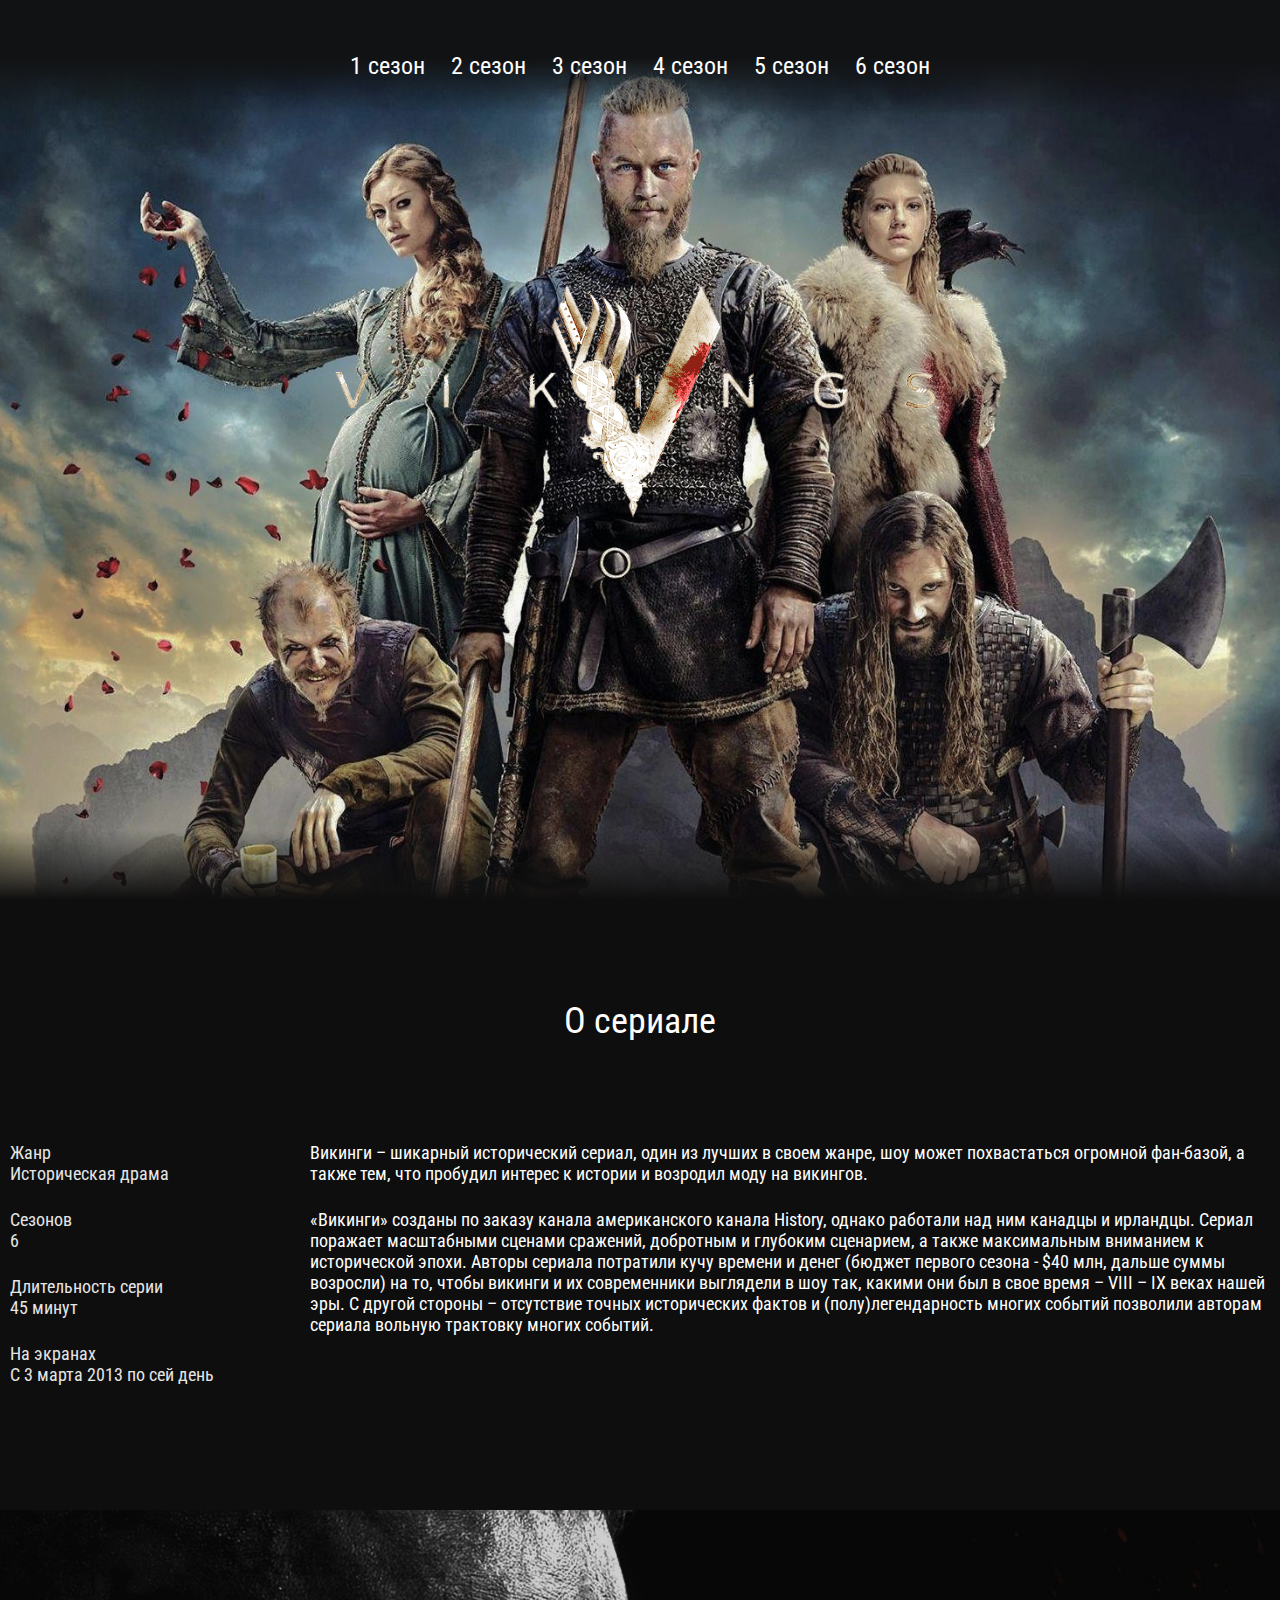
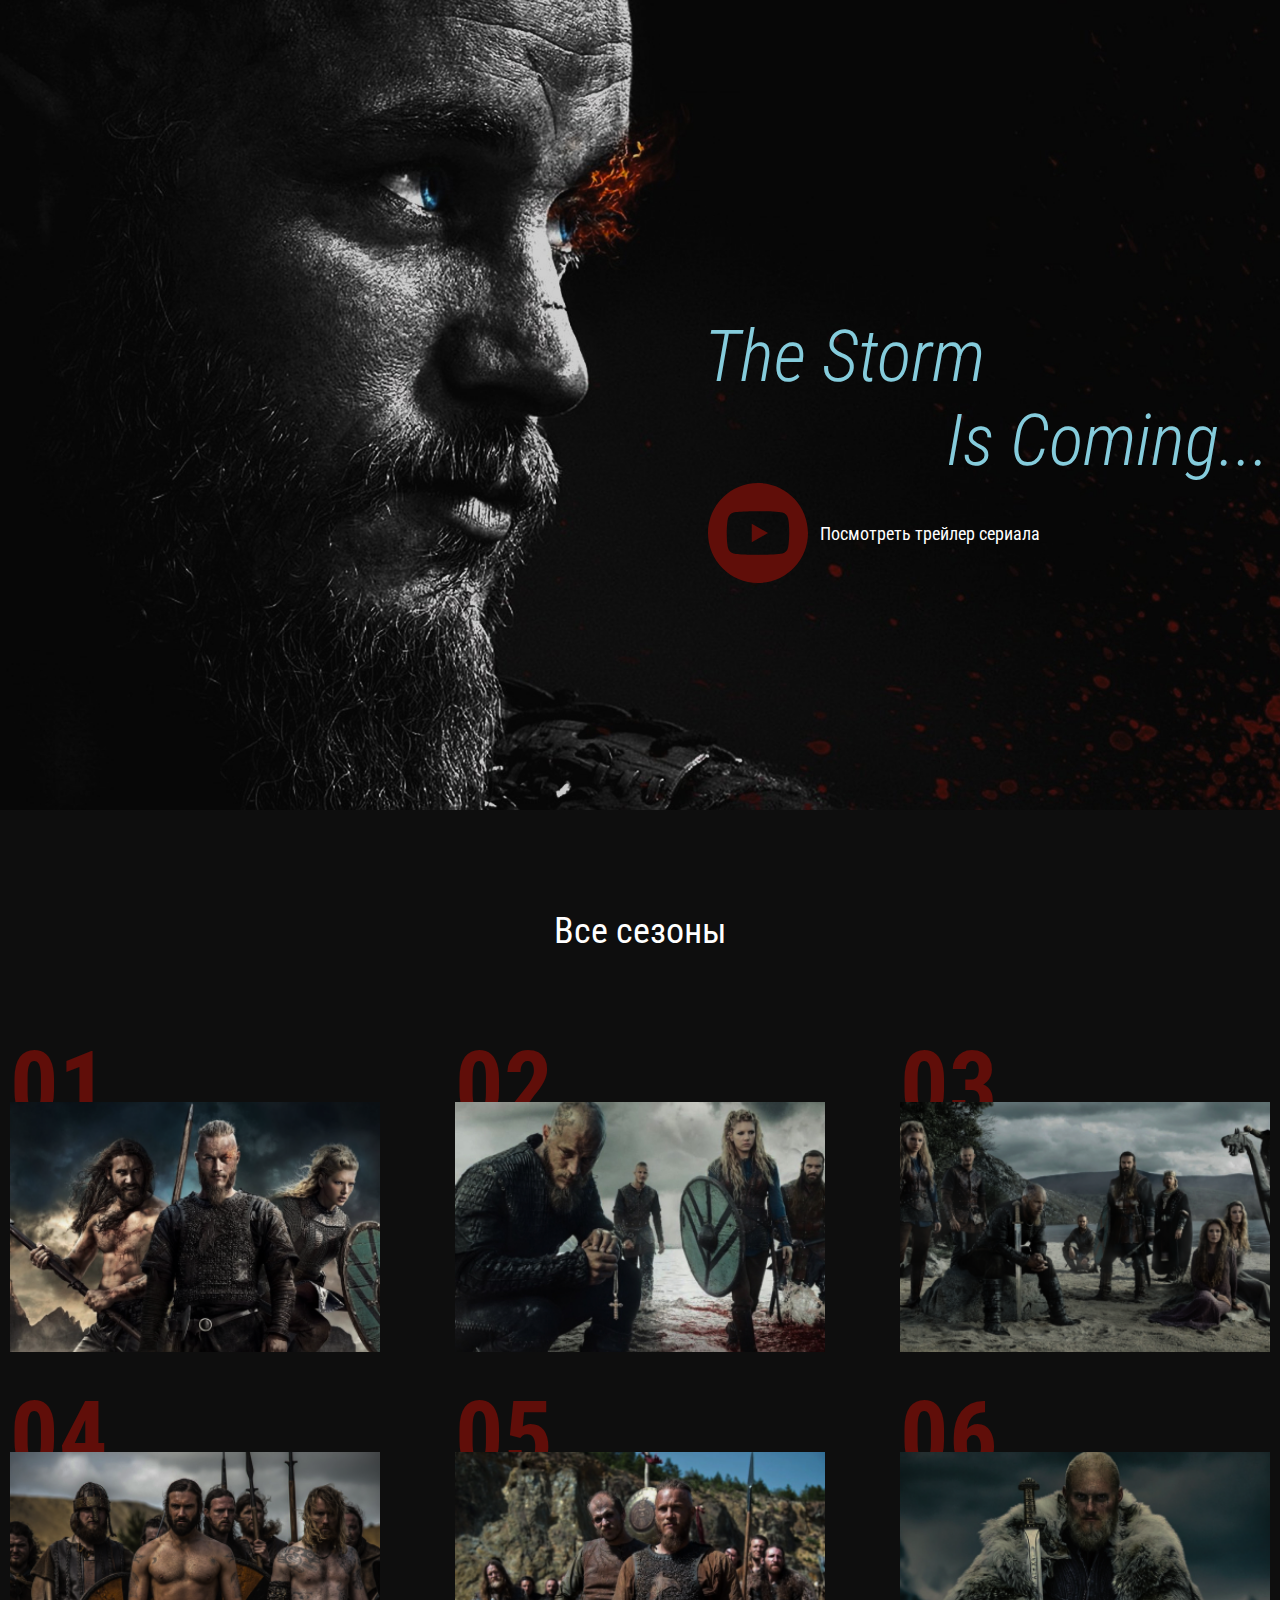
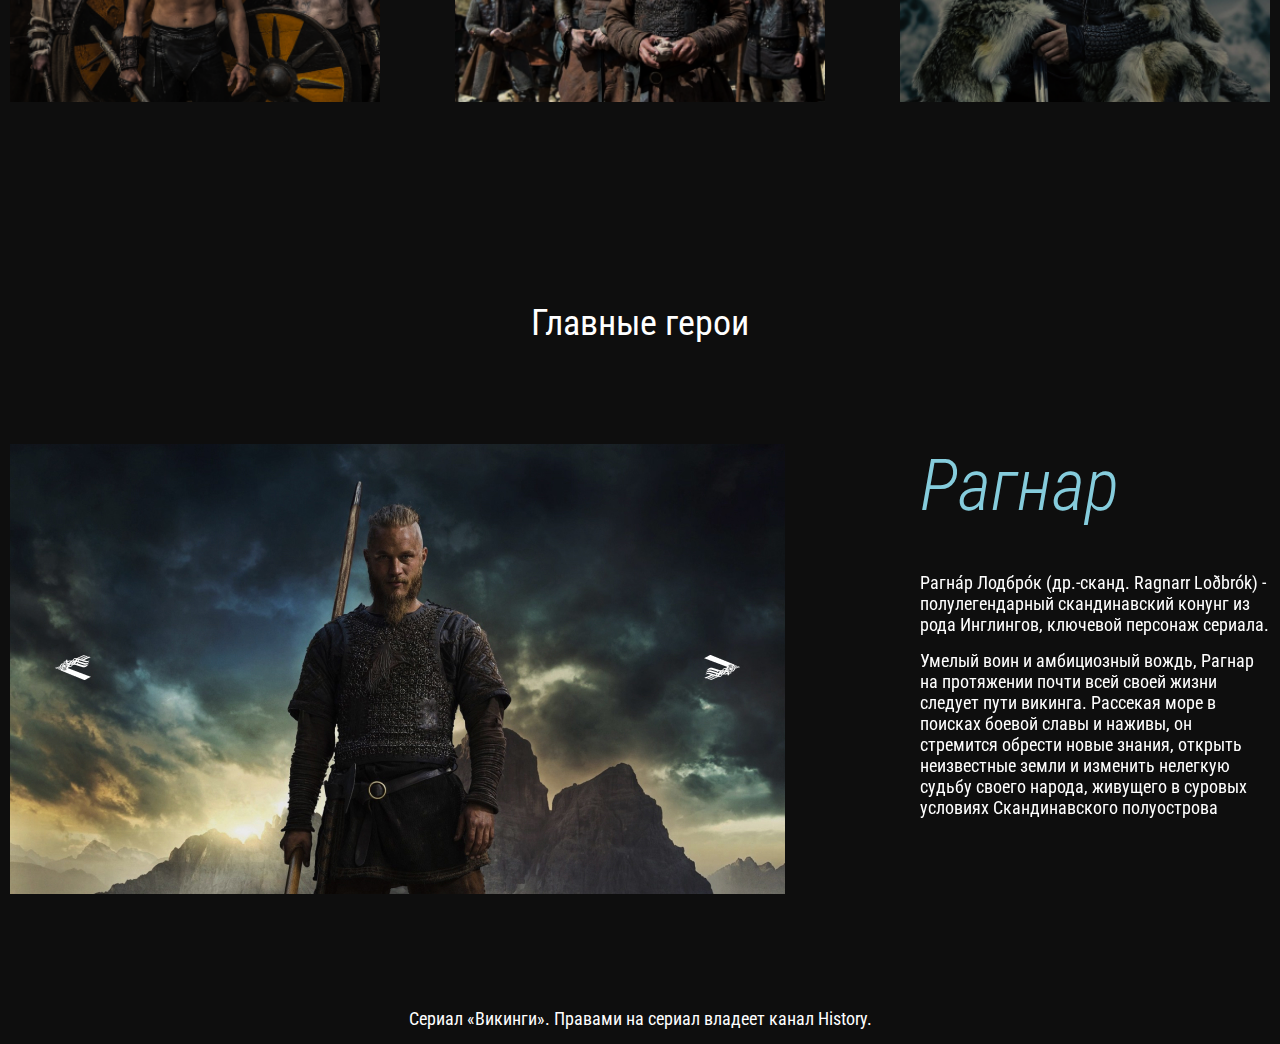
<file: index.html>
<!DOCTYPE html>
<html lang="ru">
<head>
  <meta charset="UTF-8">
  <meta name="viewport" content="width=device-width, initial-scale=1.0">
  <meta http-equiv="X-UA-Compatible" content="ie=edge">
  <title>Vikings</title>
  <link href="https://fonts.googleapis.com/css2?family=Roboto+Condensed:ital,wght@0,400;0,700;1,300&display=swap" rel="stylesheet">
  <link rel="stylesheet" href="css/reset.css">
  <link rel="stylesheet" href="css/slick.css">
  <link rel="stylesheet" href="css/jquery.fancybox.css">
  <link rel="stylesheet" href="css/style.css">
</head>
<body>

  <header class="header">
    <nav class="menu">
      <button class="menu__btn">
        <span></span>
      </button>
      <ul class="menu__list">
        <li class="menu__list-item">
          <a class="menu__list-link" href="season1.html">1 сезон</a>
        </li>
        <li class="menu__list-item">
          <a class="menu__list-link" href="#">2 сезон</a>
        </li>
        <li class="menu__list-item">
          <a class="menu__list-link" href="#">3 сезон</a>
        </li>
        <li class="menu__list-item">
          <a class="menu__list-link" href="#">4 сезон</a>
        </li>
        <li class="menu__list-item">
          <a class="menu__list-link" href="#">5 сезон</a>
        </li>
        <li class="menu__list-item">
          <a class="menu__list-link" href="#">6 сезон</a>
        </li>
      </ul>
    </nav>  
    <div class="logo">
      <img class="logo__img" src="images/logo.png" alt="Логотим">
    </div>
  </header>

<section class="about section-page">
  <div class="container">
  <h3 class="title">
    О сериале
  </h3>
  <div class="about__inner">
    <ul class="about__info">
      <li class="about__info-item">
        Жанр
        <span>Историческая драма</span> 
      </li>
      <li class="about__info-item">
        Сезонов
        <span>6</span>
        </li>
      <li class="about__info-item">
        Длительность серии
        <span>45 минут</span>
        </li>
      <li class="about__info-item">
        На экранах
        <span>С 3 марта 2013 по сей день</span>
      </li>
    </ul>
    <div class="about__text">
      <p>
        Викинги – шикарный исторический сериал, один из лучших в своем жанре, шоу может похвастаться огромной фан-базой, а также тем, что пробудил интерес к истории и возродил моду на викингов.
      </p>
      <p>«Викинги» созданы по заказу канала американского канала History, однако работали над ним канадцы и ирландцы. Сериал поражает масштабными сценами сражений, добротным и глубоким сценарием, а также максимальным вниманием к исторической эпохи. Авторы сериала потратили кучу времени и денег (бюджет первого сезона - $40 млн, дальше суммы возросли) на то, чтобы викинги и их современники выглядели в шоу так, какими они был в свое время – VIII – IX веках нашей эры. С другой стороны – отсутствие точных исторических фактов и (полу)легендарность многих событий позволили авторам сериала вольную трактовку многих событий.
      </p>
    </div>
  </div>
</div>
</section>

<section class="video">
  <div class="container">
    <h3 class="video__text">
      <span>The Storm </span>
      Is Coming...
    </h3>
    <a class="video__btn" data-fancybox href="https://www.youtube.com/watch?v=ETip5i7YgwU">Посмотреть трейлер сериала</a>
  </div>
</section>

<section class="seasons section-page">
  <div class="container">
    <h3 class="title">
      Все сезоны
    </h3>
    <ol class="seasons__inner">
      <li class="seasons__item" style="background-image: url(images/image-1.png)">
        <a class="seasons__link" href="#" >Смотреть</a>
      </li>
      <li class="seasons__item" style="background-image: url(images/image2.jpg)" >
        <a class="seasons__link" href="#">Смотреть</a>
      </li>
      <li class="seasons__item" style="background-image: url(images/image-3.png)">
        <a class="seasons__link" href="#" >Смотреть</a>
      </li>
      <li class="seasons__item" style="background-image: url(images/image-4.png)">
        <a class="seasons__link" href="#" >Смотреть</a>
      </li>
      <li class="seasons__item" style="background-image: url(images/image-5.png)">
        <a class="seasons__link" href="#" >Смотреть</a>
      </li>
      <li class="seasons__item" style="background-image: url(images/image-6.png)">
        <a class="seasons__link" href="#" >Смотреть</a>
      </li>
    </ol>
  </div>
</section>

<section class="heroes section-page">
  <div class="container">
    <h3 class="title">Главные герои</h3>
    <div class="heroes__inner">
      <div class="heroes__slider-img">
        <img class="heroes__images" src="images/hero-1.jpg" alt="">
        <img class="heroes__images" src="images/hero-1.jpg" alt="">
        <img class="heroes__images" src="images/hero-1.jpg" alt="">
      </div>
      <div class="heroes__slider-text">
        <div class="heroes__text">
          <h4 class="heroes__name">Рагнар</h4>
          <p>
            Рагна́р Лодбро́к (др.-сканд. Ragnarr Loðbrók) - полулегендарный
             скандинавский конунг 
            из рода Инглингов, ключевой персонаж сериала.
          </p>
          <p>
            Умелый воин и амбициозный вождь, Рагнар на протяжении почти всей своей жизни следует пути викинга. Рассекая море в поисках боевой славы и наживы, он стремится обрести новые знания, открыть неизвестные земли и изменить нелегкую судьбу своего народа, живущего в суровых условиях Скандинавского полуострова
          </p>
        </div>
        <div class="heroes__text">
          <h4 class="heroes__name">Рагнар2</h4>
          <p>
            Рагна́р Лодбро́к (др.-сканд. Ragnarr Loðbrók) - полулегендарный скандинавский конунг из рода Инглингов, ключевой персонаж сериала.
          </p>
          <p>
            Умелый воин и амбициозный вождь, Рагнар на протяжении почти всей своей жизни следует пути викинга. Рассекая море в поисках боевой славы и наживы, он стремится обрести новые знания, открыть неизвестные земли и изменить нелегкую судьбу своего народа, живущего в суровых условиях Скандинавского полуострова
          </p>
        </div>
        <div class="heroes__text">
          <h4 class="heroes__name">Рагнар3</h4>
          <p>
            Рагна́р Лодбро́к (др.-сканд. Ragnarr Loðbrók) - полулегендарный скандинавский конунг из рода Инглингов, ключевой персонаж сериала.
          </p>
          <p>
            Умелый воин и амбициозный вождь, Рагнар на протяжении почти всей своей жизни следует пути викинга. Рассекая море в поисках боевой славы и наживы, он стремится обрести новые знания, открыть неизвестные земли и изменить нелегкую судьбу своего народа, живущего в суровых условиях Скандинавского полуострова
          </p>
        </div>
      </div>
    </div>
  </div>
</section>
<footer class="footer">
  <div class="container">
    <p class="copy">
      Сериал «Викинги». Правами на сериал владеет канал History.
    </p>
  </div>
</footer>


  <script src="https://ajax.googleapis.com/ajax/libs/jquery/3.4.1/jquery.min.js"></script>
  <script src="js/slick.min.js"></script>
  <script src="js/jquery.fancybox.min.js"></script>
  <script src="js/main.js"></script>
</body>
</html>
</file>
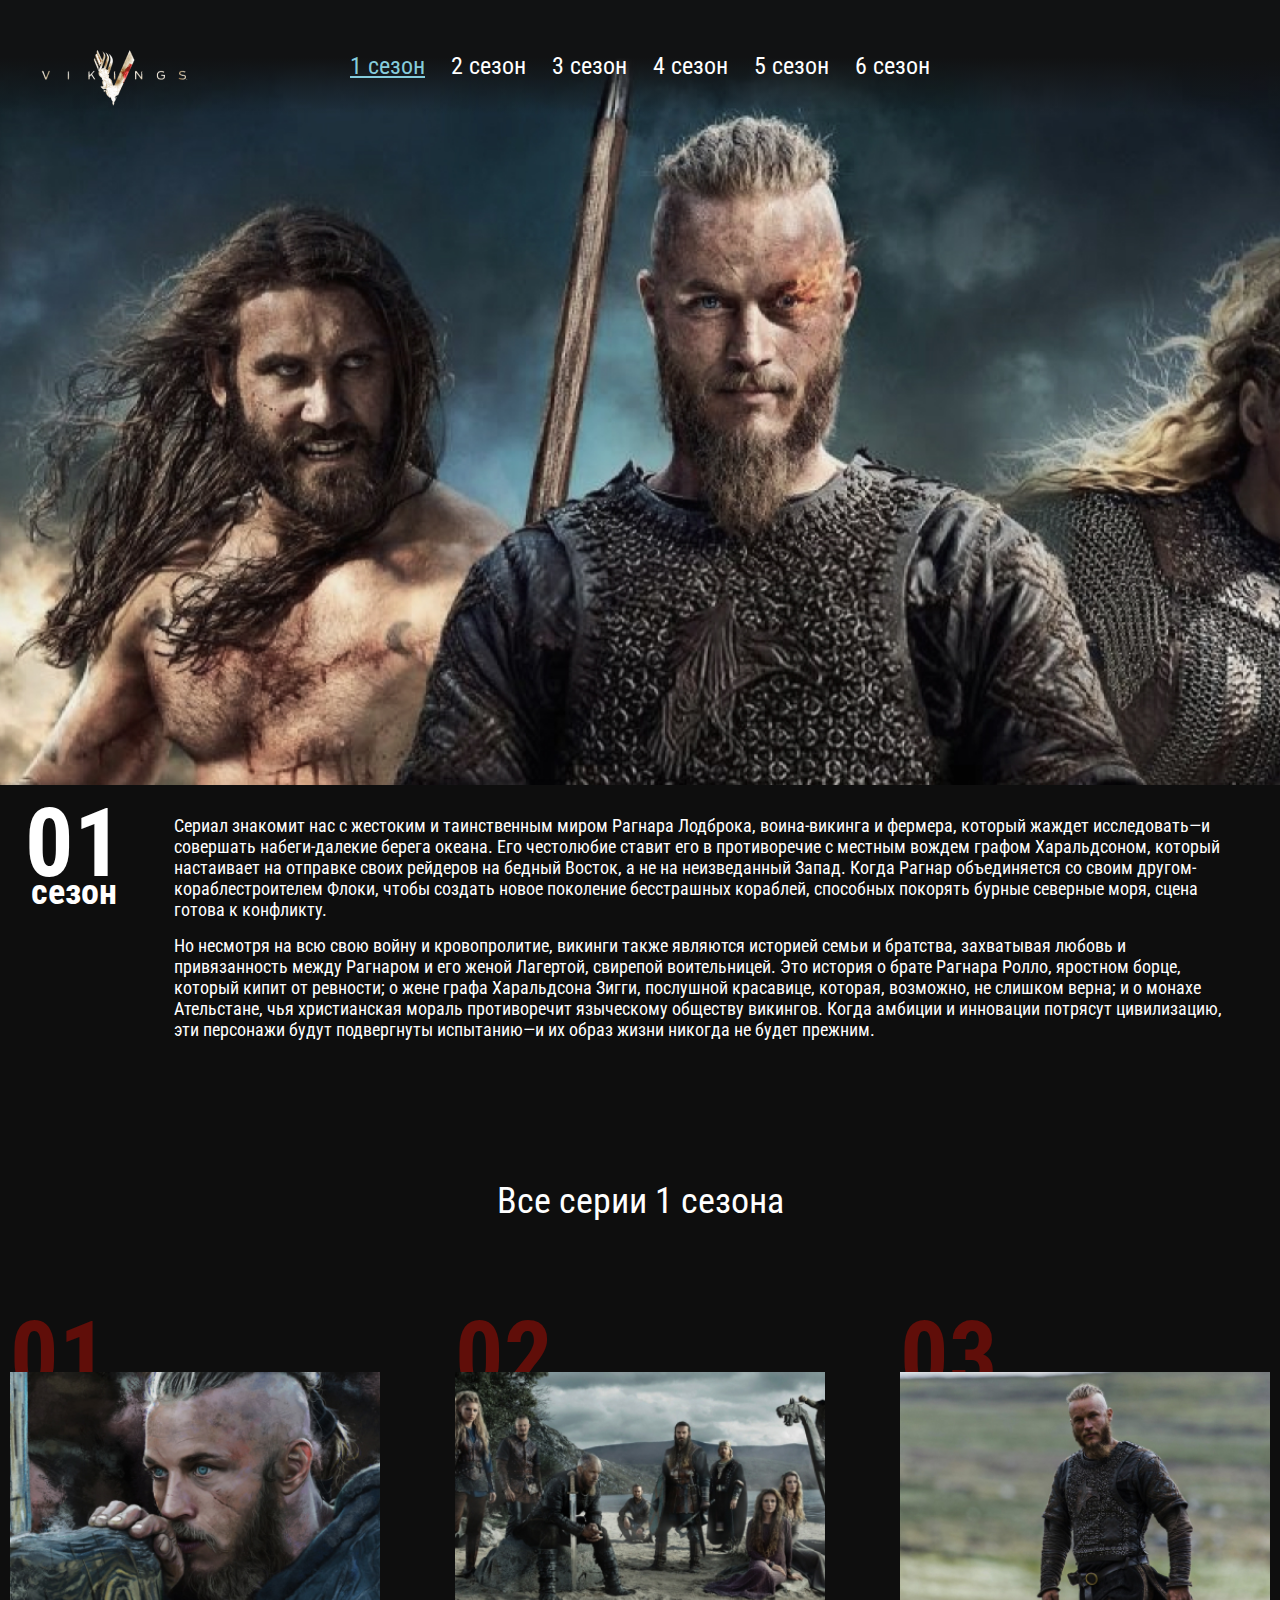
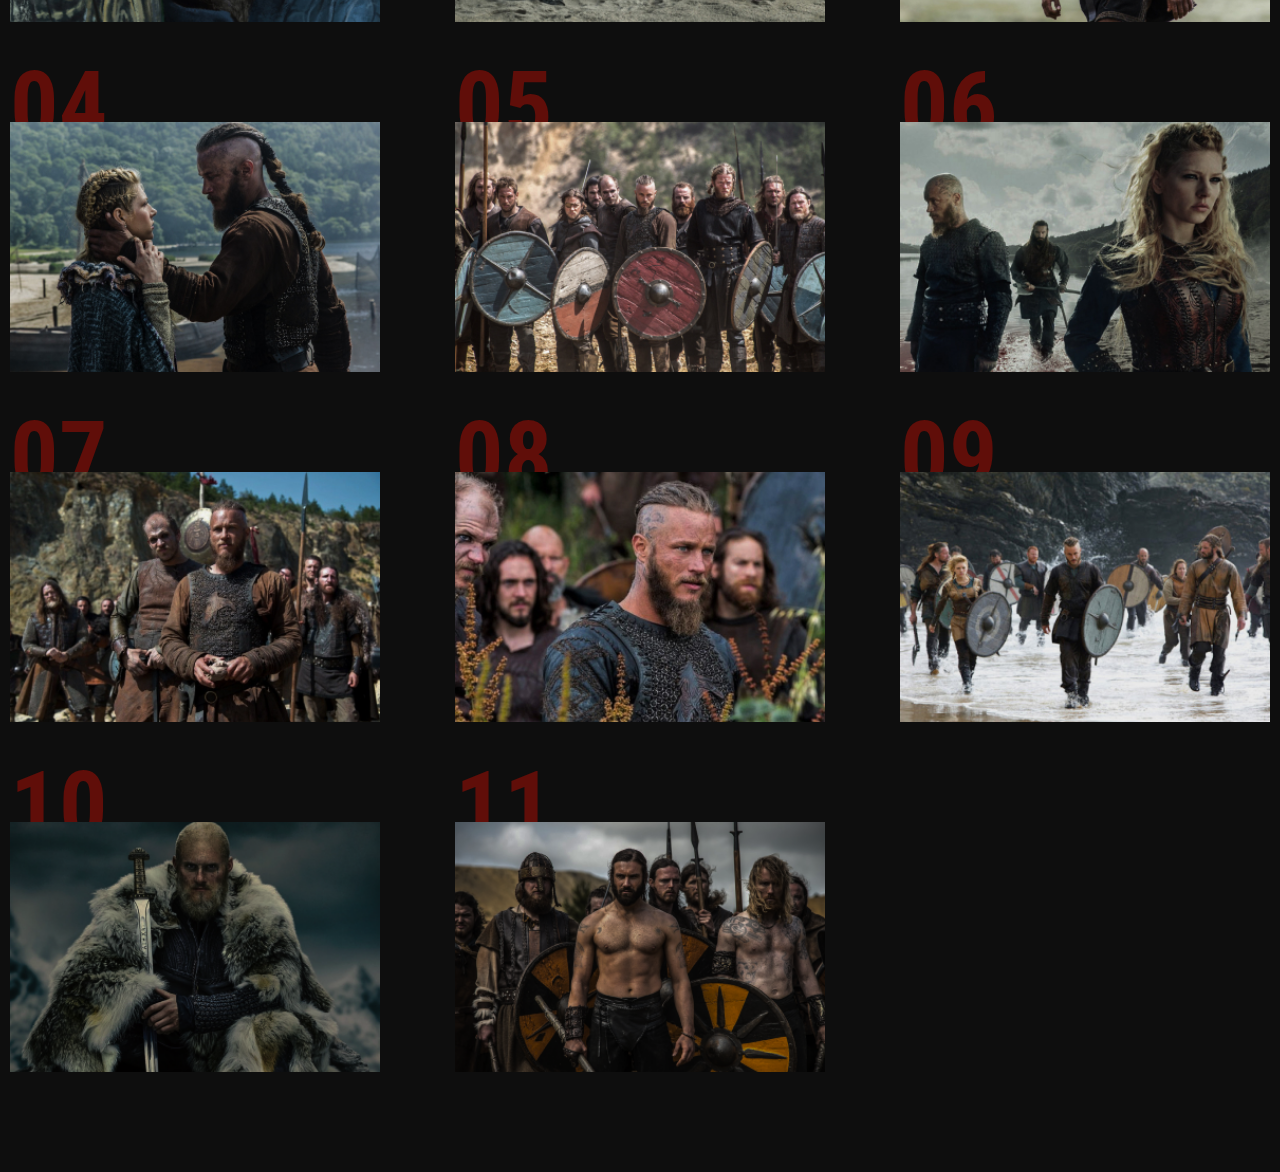
<file: season1.html>
<!DOCTYPE html>
<html lang="ru">
<head>
  <meta charset="UTF-8">
  <meta name="viewport" content="width=device-width, initial-scale=1.0">
  <meta http-equiv="X-UA-Compatible" content="ie=edge">
  <title>Season 1</title>
  <link href="https://fonts.googleapis.com/css2?family=Roboto+Condensed:ital,wght@0,400;0,700;1,300&display=swap" rel="stylesheet">
  <link rel="stylesheet" href="css/reset.css">
  <link rel="stylesheet" href="css/slick.css">
  <link rel="stylesheet" href="css/jquery.fancybox.css">
  <link rel="stylesheet" href="css/style.css">
</head>
<body>

  <header class="page-header">
    <nav class="menu">
      <button class="menu__btn">
        <span></span>
      </button>
      <div class="menu__container">
      <a class="page-logo" href="index.html">
        <img src="images/page-logo.png" alt="">
      </a>
      <ul class="menu__list">
        <li class="menu__list-item">
          <a class="menu__list-link menu__list-link--active" href="">1 сезон</a>
        </li>
        <li class="menu__list-item">
          <a class="menu__list-link" href="">2 сезон</a>
        </li>
        <li class="menu__list-item">
          <a class="menu__list-link" href="">3 сезон</a>
        </li>
        <li class="menu__list-item">
          <a class="menu__list-link" href="">4 сезон</a>
        </li>
        <li class="menu__list-item">
          <a class="menu__list-link" href="">5 сезон</a>
        </li>
        <li class="menu__list-item">
          <a class="menu__list-link" href="">6 сезон</a>
        </li>
      </ul>
    </div>
    </nav>  
    <div class="season-info">
      <div class="season-info__num">
        01
        <span>сезон</span>
      </div>
      <div class="season-info__text">
        <p>Сериал знакомит нас с жестоким и таинственным миром Рагнара Лодброка, 
          воина-викинга и фермера, который жаждет исследовать—и совершать набеги-далекие берега океана. Его честолюбие ставит его в противоречие с местным вождем графом Харальдсоном, который настаивает на отправке своих рейдеров на бедный Восток, а не на неизведанный Запад. Когда Рагнар объединяется со своим другом-кораблестроителем Флоки, чтобы создать новое поколение бесстрашных кораблей, способных покорять бурные северные моря, сцена готова к конфликту.
      </p>
      <p>Но несмотря на всю свою войну и кровопролитие, викинги также являются историей семьи и братства, захватывая любовь и привязанность между Рагнаром и его женой Лагертой, свирепой воительницей. Это история о брате Рагнара Ролло, яростном борце, который кипит от ревности; о жене графа Харальдсона Зигги, послушной красавице, которая, возможно, не слишком верна; и о монахе Ательстане, чья христианская мораль противоречит языческому обществу викингов. Когда амбиции и инновации потрясут цивилизацию, эти персонажи будут подвергнуты испытанию—и их образ жизни никогда не будет прежним.
      </p>
      </div>
    </div>
  </header>
  <section class="seasons section-page">
    <div class="container">
      <h3 class="title">
        Все серии 1 сезона
      </h3>
      <ol class="seasons__inner">
        <li class="seasons__item" style="background-image: url(images/season-1.jpg)">
          <a class="seasons__link" data-fancybox="gallery" href="https://www.youtube.com/watch?v=ETip5i7YgwU?autoplay=0">Смотреть</a>
        </li>
        <li class="seasons__item" style="background-image: url(images/season-2.jpg)" >
          <a class="seasons__link" data-fancybox="gallery" href="https://www.youtube.com/watch?v=ETip5i7YgwU?autoplay=0">Смотреть</a>
        </li>
        <li class="seasons__item" style="background-image: url(images/season-3.jpg)">
          <a class="seasons__link" data-fancybox="gallery" href="https://www.youtube.com/watch?v=ETip5i7YgwU?autoplay=0" >Смотреть</a>
        </li>
        <li class="seasons__item" style="background-image: url(images/season-4.jpg)">
          <a class="seasons__link" data-fancybox="gallery" href="https://www.youtube.com/watch?v=ETip5i7YgwU?autoplay=0" >Смотреть</a>
        </li>
        <li class="seasons__item" style="background-image: url(images/season-5.jpg)">
          <a class="seasons__link" data-fancybox="gallery" href="https://www.youtube.com/watch?v=ETip5i7YgwU?autoplay=0" >Смотреть</a>
        </li>
        <li class="seasons__item" style="background-image: url(images/season-6.jpg)">
          <a class="seasons__link" data-fancybox="gallery" href="https://www.youtube.com/watch?v=ETip5i7YgwU?autoplay=0" >Смотреть</a>
        </li>
        <li class="seasons__item" style="background-image: url(images/season-7.jpg)">
          <a class="seasons__link" data-fancybox="gallery" href="https://www.youtube.com/watch?v=ETip5i7YgwU?autoplay=0" >Смотреть</a>
        </li>
        <li class="seasons__item" style="background-image: url(images/season-8.jpg)">
          <a class="seasons__link" data-fancybox="gallery" href="https://www.youtube.com/watch?v=ETip5i7YgwU?autoplay=0" >Смотреть</a>
        </li>
        <li class="seasons__item" style="background-image: url(images/season-9.jpg)">
          <a class="seasons__link" data-fancybox="gallery" href="https://www.youtube.com/watch?v=ETip5i7YgwU?autoplay=0" >Смотреть</a>
        </li>
        <li class="seasons__item" style="background-image: url(images/image-6.png)">
          <a class="seasons__link" data-fancybox="gallery" href="https://www.youtube.com/watch?v=ETip5i7YgwU?autoplay=0" >Смотреть</a>
        </li>
        <li class="seasons__item" style="background-image: url(images/image-4.png)">
          <a class="seasons__link" data-fancybox="gallery" href="https://www.youtube.com/watch?v=ETip5i7YgwU?autoplay=0" >Смотреть</a>
        </li>
      </ol>
    </div>
  </section>


  <script src="https://ajax.googleapis.com/ajax/libs/jquery/3.4.1/jquery.min.js"></script>
  <script src="js/slick.min.js"></script>
  <script src="js/jquery.fancybox.min.js"></script>
  <script src="js/main.js"></script>
</body>
</html>
</file>
<file: css/style.css>
*{
  box-sizing: border-box;
}

body{
  background-color: #0e0e0e;
  color: #ffffff;
  font-family: 'Roboto Condensed', sans-serif;
  font-weight: 400;
  font-size: 18px;
  line-height: 21px;
}

a{
  color: inherit;
  text-decoration: none;
}

ul{
  list-style: none;

}

.container{
  max-width: 1385px;
  padding: 0 10px;
  margin: 0 auto;
}

.section-page{
  padding: 100px 0;
}

.title{
  text-align: center;
  margin-bottom: 100px;
  font-size: 36px;
  line-height: 42px;
  font-weight: 400;
}

.header{
  background-image: url(../images/header_bg.jpg);
  height: 100vh;
  background-repeat: no-repeat;
  background-size: cover;
  background-position: center 50px;
  text-align: center;
  position: relative;
}

.header::after{
  content: '';
  position: absolute;
  height: 70px;
  bottom: 0;
  left: 0;
  width: 100%;
  background: linear-gradient(180deg, #0E0E0E 0%, rgba(17, 17, 17, 0.850295) 16.53%, rgba(32, 31, 33, 0) 100%);
  transform: rotate(180deg);
}

.menu{
  padding: 50px 0 50px;
  text-align: center;
  background: linear-gradient(180deg, #111213 0%, #111213 43.62%, rgba(32, 31, 33, 0) 86.33%);
}

.menu__btn{
  display: none;
}

.menu__list{
  display: flex;
  justify-content: center;
  }

.menu__list-item{
  padding: 0 13px;
}

.menu__list-link{
  font-size: 30px;
  line-height: 42px;
}

.menu__list-link:hover,
.menu__list-link--active{
  color: #85CCDC;
  text-decoration: underline;
}

.logo{
  padding-top: 17vh;
}

.about__inner{
  display: flex;
}

.about__info{
  width: 375px;
  margin-right: 50px;
  flex: none;
}

.about__info-item{
  margin-bottom: 25px;
  color: #e5e5e5;
}

.about__info-item span{
  display: block;
}

.about__text p{
  margin-bottom: 25px;
}

.video{
  background-image: url('../images/video_bg.jpg');
  height: 100vh;
  background-size: cover;
  background-position: center center;
  background-repeat: no-repeat;
  text-align: right;
}

.video__text{
  font-family: Roboto Condensed;
  font-style: italic;
  font-weight: 300;
  font-size: 72px;
  line-height: 84px;
  color: #85CCDC;
  padding-top: 45vh;
  margin-bottom: 40px;
}

.video__text span{
  display: block;
  padding-right: 285px;
}

.video__btn{
  padding-left: 112px;
  position: relative;
  margin-right: 230px;
}

.video__btn::before{
  content: '';
  position: absolute;
  width: 100px;
  height: 100px;
  top: -40px;
  left: 0;
  background-image: url('../images/youtube_logo.svg');
}

.seasons__inner{
  display: grid;
  grid-template-columns: repeat(auto-fill, minmax(286px, 1fr));
  grid-gap: 100px 75px;
  counter-reset: number;
  padding-top: 50px;
}

.seasons__item{
  height: 250px;
  background-repeat: no-repeat;
  background-position: center center; 
  background-size: cover;
  list-style: none;
  position: relative;
  display: flex;
  justify-content: center;
  align-items: center;
}

.seasons__item:hover .seasons__link{
  opacity: 1;
}

.seasons__item::before{
  content: '0' counter(number);
  counter-increment: number;
  position: absolute;
  font-weight: bold;
  font-size: 96px;
  line-height: 112px;
  color: #600E09;
  left: 0;
  top: -72px;
  z-index: -1;
}

.seasons__item:nth-child(n+10)::before{
  content: counter(number);
}

.seasons__item:hover::after{
  content: '';
  position: absolute;
  top: 0;
  left: 0;
  right: 0;
  bottom: 0;
  background: rgba(14, 14, 14, 0.8);
}

.seasons__link{
  font-size: 36px;
  line-height: 42px;
  padding: 12px 78px 11px;
  background-color: #0E0E0E;
  opacity: 0;
  transition: all .3s;
  z-index: 2;
}

.heroes__inner{
  display: flex;
  justify-content: space-between;
}

.heroes__slider-img{
  max-width: 775px;
}

.heroes__slider-text{
  max-width: 350px;
}

.slick-btn{
  position: absolute;
  top: 50%;
  transform: translateY(-50%);
  border: none;
  background-color: transparent;
  z-index: 5;
}

.slick-prev{
  left: 38px;
}

.slick-next{
  right: 38px;
}

.heroes__name{
font-style: italic;
font-weight: 300;
font-size: 72px;
line-height: 84px;
color: #85CCDC;
margin-bottom: 44px;
}

.heroes__text p{
  margin-bottom: 15px;
}

.copy{
  padding: 14px 0 15px;
  text-align: center;
}

/* start season-1 */

.page-header{
  background-image: url(../images/season1-bg.jpg);
  background-repeat: no-repeat;
  background-position: center center;
  background-size: cover;
  height: 120vh;
  position: relative;
}

.menu__containter{
  max-width: 1380px;
  margin: 0 auto;
  position: relative;
}

.page-logo{
  position: absolute;
  left: 3vw;
}

.season-info{
  position: absolute;
  max-width: 1385px;
  display: flex;
  padding: 30px 37px 25px 25px;
  background-color: #0E0E0E;
  bottom: 0;
  left: 0;
  right: 0;
  margin: 0 auto;
}

.season-info__num{
  font-weight: bold;
  font-size: 96px;
  line-height: 56px;
  text-align: center;
  margin-right: 51px;
}

.season-info__num span{
  display: block;
  font-size: 36px;
  line-height: 42px;
}

.season-info__text p{
  font-size: 18px;
  margin-bottom: 15px;
}

/* end season-1 */
/* start media */

@media (max-width: 1366px){
  .logo__img{
    width: 50%;
  }
  .menu__list-link{
    font-size: 24px;
    line-height: 32px;
  }
  .about__info{
    width: 250px;
  }
  .page-header{
    height: 120vh;
  }
}

@media (max-width: 1200px){
  .heroes__inner{
    display: block;
  }
  .heroes__slider-text{
    max-width: 100%;
    padding-top: 50px;
  }
  .heroes__slider-img{
    max-width: 100%;
  }
}

@media (max-width: 1080px){
  .seasons__item{
    height: 340px;
  }
}

@media (max-width: 992px){
  .page-logo{
    display: none;
  }
  .season-info__text p {
    font-size: 15px;
    margin-bottom: 11px;
  }
}

@media (max-width: 870px){
  .season-info{
    padding: 20px 20px 8px 20px;
  }
  .video__text{
    font-size: 48px;
    line-height: 56px;
  }
  .video__text span{
    padding-right: 150px;
  }
  .video__btn{
    margin-right: 5%;
  }
}

@media (max-width: 768px){
  .about__inner{
    display: block;
  }
  .section-page{
    padding: 50px 0;
  }
  .title{
    margin-bottom: 50px;
  }
  body{
    font-size: 16px;
    line-height: 19px;
  }
  .video__text{
  font-size: 48px;
  line-height: 56px;
  }
  .video__text span{
    padding-right: 200px;
  }
  .video__btn{
    margin-right: 0;
    padding-left: 62px;
  }
  .video__btn::before{
    width: 50px;
    height: 50px;
    background-size: cover;
    top: -16px;
  }
  .seasons__inner{
    grid-gap: 80px 35px;
  }
  .heroes__name{
    font-size: 46px;
    line-height: 56px;
    margin-bottom: 25px;
  }
  .season-info{
    display: block;
    padding: 30px 10px 0 10px;
  }
  .season-info__num{
    text-align: left;
    font-size: 50px;
    line-height: 26px;
    margin-bottom: 15px;
  }
  .season-info__num span{ 
    font-size: 25px;
    line-height: 32px;
  }
}

@media (max-width: 640px){
  .logo{
    padding-top: 21vh;
  }
  .page-logo{
    display: block;
    z-index: 10;
    top: 22px;
  }
  .menu{
    padding: 0;
    background: linear-gradient(180deg, #111213 0%, #111213 10%, rgba(32, 31, 33, 0) 86.33%);
  }
  .menu__list{
    display: block;
    transform: translateY(-130%);
    transition: all .3s;
  }

  .menu__list.menu__list--active{
    transform: translateY(0%);
    padding: 100px 0 50px;
    background-color: rgba(255, 255, 255, 0.4);
  
  }

  .menu__list-link{
    display: block;
    padding: 10px 0;
  }
  .logo{
    padding-top: 21vh;
  }
  .video__text span{
    padding-right: 100px;
  }
  .menu__btn{
    display: block;
    width: 50px;
    height: 40px;
    cursor: pointer;
    position: absolute;
    z-index: 10;
    right: 10px;
    top: 20px;
    display: flex;
    align-items: center;
    background-color: transparent;
    border: none;
    padding: 0;
  }
  .menu__btn span{
    background-color: #fff;
    height: 4px;
    width: 100%;
  }
  .menu__btn::after,
  .menu__btn::before{
    content: "";
    width: 100%;
    height: 4px;
    background-color: #fff;
    position: absolute;
  }
  .menu__btn::before{
    top: 0;
    left: 0;
  }
  .menu__btn::after{
    bottom: 0;
    left: 0;
  }
  .season-info {
    bottom: -130px;
  }
  .section-page {
    padding: 210px 0;
  }
}

@media (max-width: 510px){
  .video__text{
    font-size: 35px;
  }
  .video__text span{
    padding-right: 100px; 
  }
  .season-info {
    bottom: -250px;
  }
  .section-page {
    padding: 350px 0;
}

@media (max-width: 414px){
  .seasons__item{
    height: 203px;
  }
  .video__text span{
    padding-right: 50px;
  }
}
/* end media */
</file>
